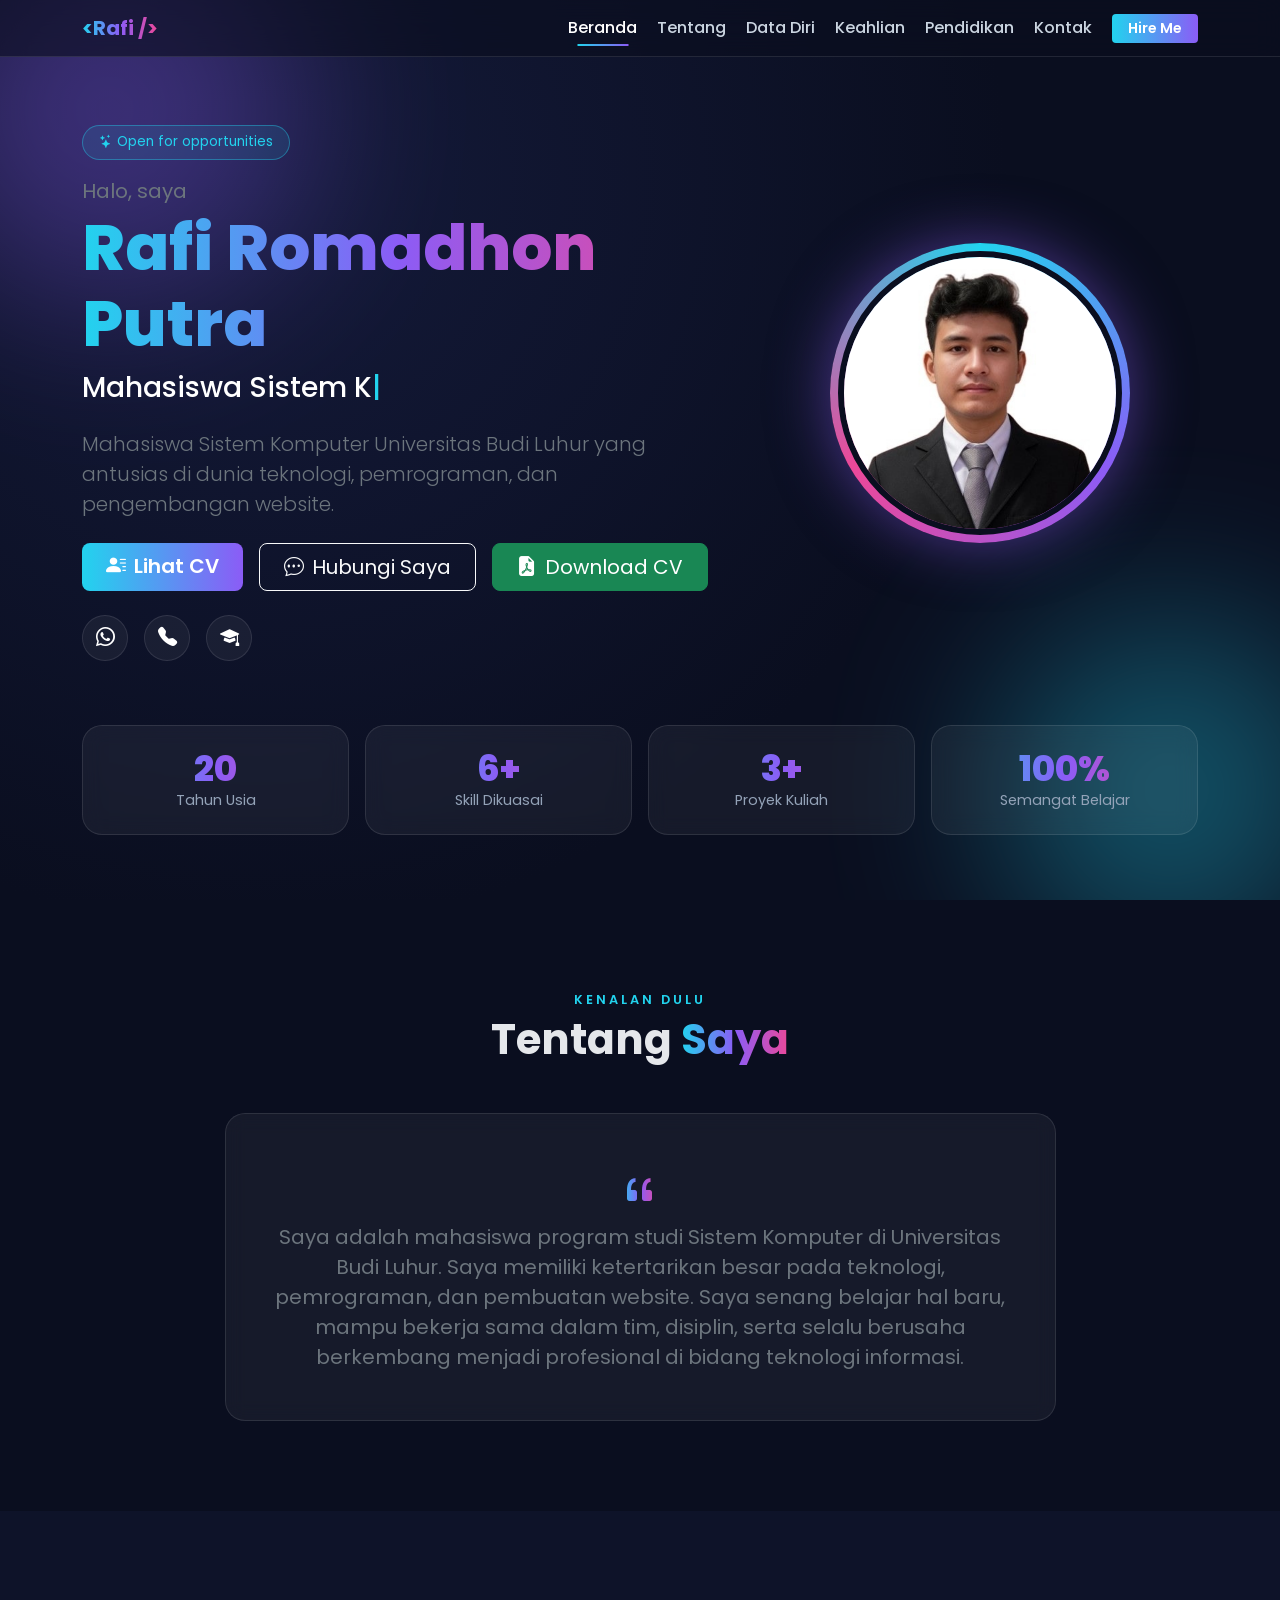
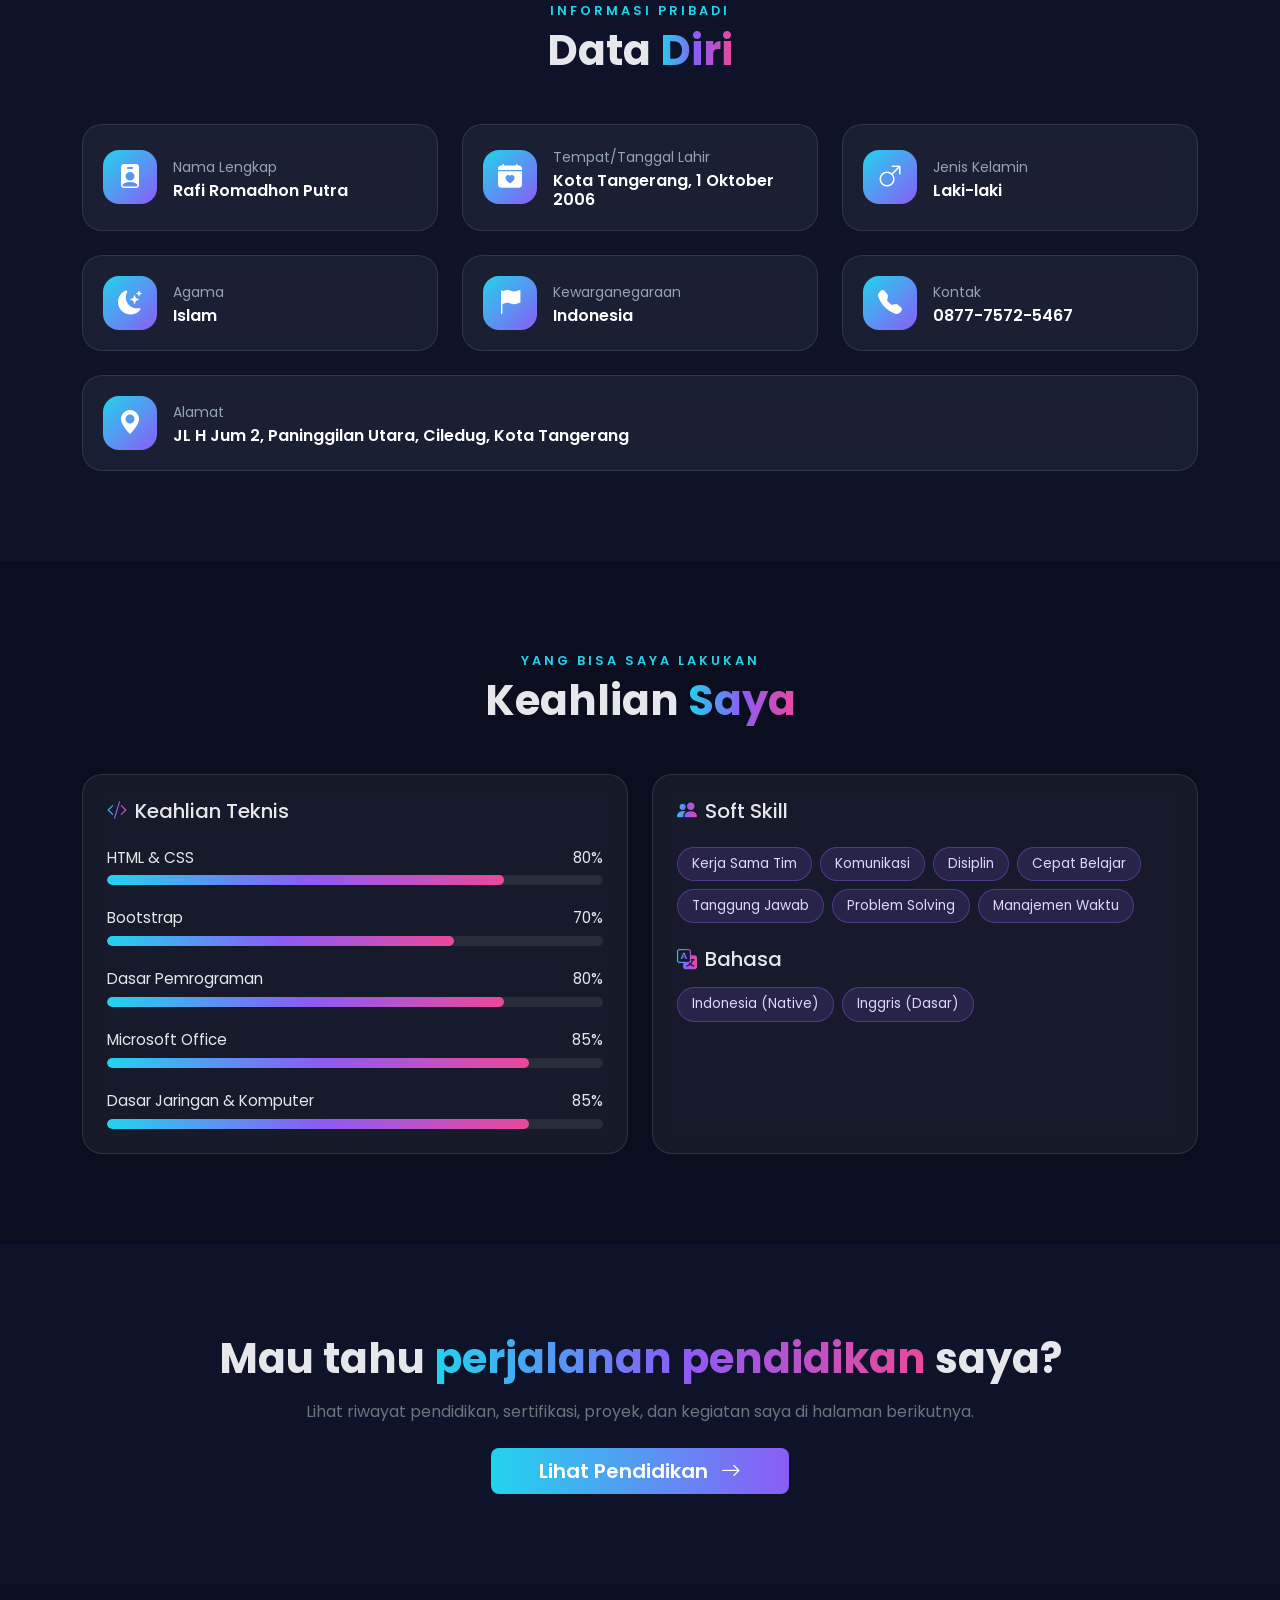
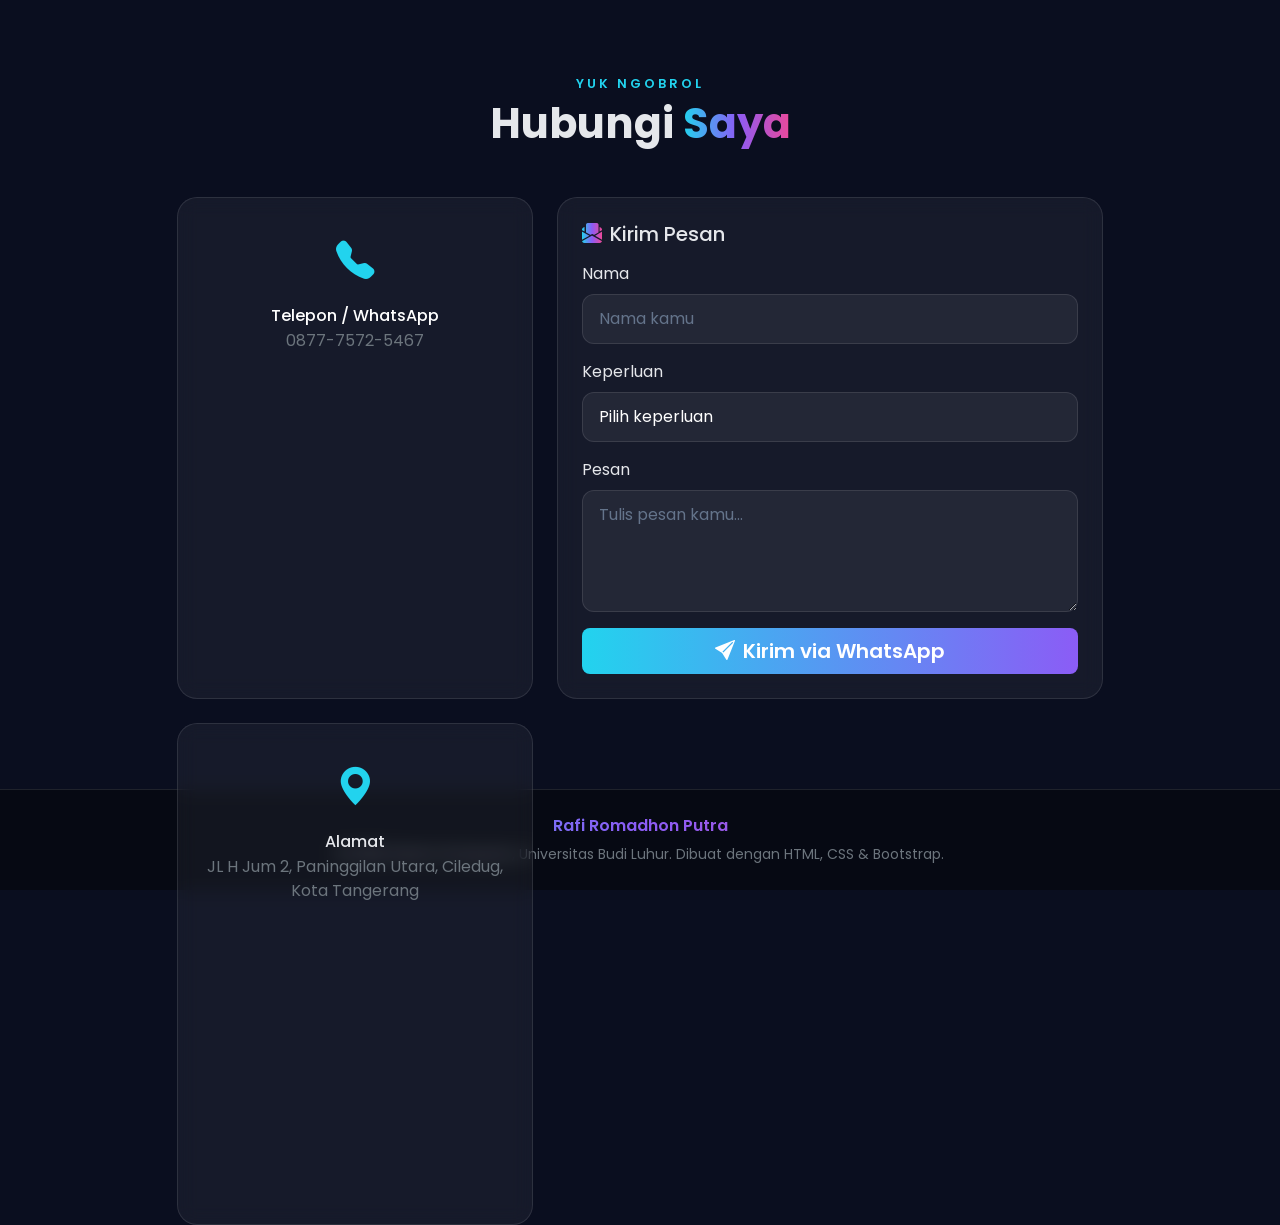
<file: index.html>
<!DOCTYPE html>
<html lang="id" data-bs-theme="dark">
<head>
  <meta charset="UTF-8">
  <meta name="viewport" content="width=device-width, initial-scale=1.0">
  <meta name="description" content="CV online Rafi Romadhon Putra, mahasiswa Sistem Komputer Universitas Budi Luhur">
  <title>Rafi Romadhon Putra | CV Online</title>

  <link href="https://cdn.jsdelivr.net/npm/bootstrap@5.3.3/dist/css/bootstrap.min.css" rel="stylesheet">
  <link href="https://cdn.jsdelivr.net/npm/bootstrap-icons@1.11.3/font/bootstrap-icons.min.css" rel="stylesheet">
  <link href="https://cdn.jsdelivr.net/npm/aos@2.3.4/dist/aos.css" rel="stylesheet">
  <link href="https://fonts.googleapis.com/css2?family=Poppins:wght@300;400;500;600;700;800&display=swap" rel="stylesheet">
  <link rel="stylesheet" href="style.css">
</head>
<body>

  <!-- NAVBAR -->
  <nav class="navbar navbar-expand-lg fixed-top glass-nav" id="navbar">
    <div class="container">
      <a class="navbar-brand fw-bold gradient-text" href="index.html">&lt;Rafi /&gt;</a>
      <button class="navbar-toggler border-0" type="button" data-bs-toggle="collapse" data-bs-target="#menuNav">
        <i class="bi bi-list fs-2"></i>
      </button>
      <div class="collapse navbar-collapse" id="menuNav">
        <ul class="navbar-nav ms-auto align-items-lg-center gap-lg-1">
          <li class="nav-item"><a class="nav-link active" href="index.html">Beranda</a></li>
          <li class="nav-item"><a class="nav-link" href="#tentang">Tentang</a></li>
          <li class="nav-item"><a class="nav-link" href="#data-diri">Data Diri</a></li>
          <li class="nav-item"><a class="nav-link" href="#keahlian">Keahlian</a></li>
          <li class="nav-item"><a class="nav-link" href="pendidikan.html">Pendidikan</a></li>
          <li class="nav-item"><a class="nav-link" href="#kontak">Kontak</a></li>
          <li class="nav-item ms-lg-2">
            <a class="btn btn-gradient btn-sm px-3" href="https://wa.me/6287775725467" target="_blank">Hire Me</a>
          </li>
        </ul>
      </div>
    </div>
  </nav>

  <!-- HERO -->
  <header class="hero" id="beranda">
    <div class="blob blob-1"></div>
    <div class="blob blob-2"></div>
    <div class="container position-relative">
      <div class="row align-items-center g-5">

        <div class="col-lg-7 order-2 order-lg-1 text-center text-lg-start" data-aos="fade-right">
          <span class="badge-pill mb-3"><i class="bi bi-stars"></i> Open for opportunities</span>
          <p class="mb-1 text-secondary fs-5">Halo, saya</p>
          <h1 class="display-3 fw-extrabold gradient-text mb-2">Rafi Romadhon Putra</h1>
          <h2 class="h3 mb-4">
            <span id="typed" class="text-white"></span><span class="cursor">|</span>
          </h2>
          <p class="lead text-secondary mb-4">
            Mahasiswa Sistem Komputer Universitas Budi Luhur yang antusias di dunia teknologi,
            pemrograman, dan pengembangan website.
          </p>
          <div class="d-flex flex-wrap gap-3 justify-content-center justify-content-lg-start mb-4">
            <a href="#data-diri" class="btn btn-gradient btn-lg px-4"><i class="bi bi-person-lines-fill me-2"></i>Lihat CV</a>
            <a href="#kontak" class="btn btn-outline-light btn-lg px-4"><i class="bi bi-chat-dots me-2"></i>Hubungi Saya</a>
            <button type="button" class="btn btn-success btn-lg px-4" id="btnDownload">
              <i class="bi bi-file-earmark-pdf-fill me-2"></i>Download CV
            </button>
          </div>
          <div class="d-flex gap-3 justify-content-center justify-content-lg-start">
            <a href="https://wa.me/6287775725467" target="_blank" class="social" title="WhatsApp"><i class="bi bi-whatsapp"></i></a>
            <a href="tel:+6287775725467" class="social" title="Telepon"><i class="bi bi-telephone-fill"></i></a>
            <a href="pendidikan.html" class="social" title="Pendidikan"><i class="bi bi-mortarboard-fill"></i></a>
          </div>
        </div>

        <div class="col-lg-5 order-1 order-lg-2 text-center" data-aos="zoom-in">
          <div class="photo-wrap">
            <img src="foto.jpeg" alt="Foto Rafi Romadhon Putra" class="photo"
                 onerror="this.onerror=null;this.src='https://ui-avatars.com/api/?name=Rafi+Romadhon&size=400&background=6366f1&color=fff&bold=true'">
          </div>
        </div>

      </div>

      <!-- STATISTIK -->
      <div class="row g-3 mt-5 text-center">
        <div class="col-6 col-md-3" data-aos="fade-up" data-aos-delay="0">
          <div class="glass-card stat"><h3 class="gradient-text"><span class="counter" data-target="20">0</span></h3><p>Tahun Usia</p></div>
        </div>
        <div class="col-6 col-md-3" data-aos="fade-up" data-aos-delay="100">
          <div class="glass-card stat"><h3 class="gradient-text"><span class="counter" data-target="6">0</span>+</h3><p>Skill Dikuasai</p></div>
        </div>
        <div class="col-6 col-md-3" data-aos="fade-up" data-aos-delay="200">
          <div class="glass-card stat"><h3 class="gradient-text"><span class="counter" data-target="3">0</span>+</h3><p>Proyek Kuliah</p></div>
        </div>
        <div class="col-6 col-md-3" data-aos="fade-up" data-aos-delay="300">
          <div class="glass-card stat"><h3 class="gradient-text"><span class="counter" data-target="100">0</span>%</h3><p>Semangat Belajar</p></div>
        </div>
      </div>
    </div>
  </header>

  <!-- TENTANG -->
  <section id="tentang" class="section">
    <div class="container">
      <div class="text-center mb-5" data-aos="fade-up">
        <p class="section-sub">Kenalan dulu</p>
        <h2 class="section-title">Tentang <span class="gradient-text">Saya</span></h2>
      </div>
      <div class="row justify-content-center">
        <div class="col-lg-9" data-aos="fade-up">
          <div class="glass-card p-4 p-md-5 text-center">
            <i class="bi bi-quote fs-1 gradient-text"></i>
            <p class="fs-5 text-secondary mb-0">
              Saya adalah mahasiswa program studi Sistem Komputer di Universitas Budi Luhur.
              Saya memiliki ketertarikan besar pada teknologi, pemrograman, dan pembuatan website.
              Saya senang belajar hal baru, mampu bekerja sama dalam tim, disiplin, serta selalu
              berusaha berkembang menjadi profesional di bidang teknologi informasi.
            </p>
          </div>
        </div>
      </div>
    </div>
  </section>

  <!-- DATA DIRI -->
  <section id="data-diri" class="section section-alt">
    <div class="container">
      <div class="text-center mb-5" data-aos="fade-up">
        <p class="section-sub">Informasi pribadi</p>
        <h2 class="section-title">Data <span class="gradient-text">Diri</span></h2>
      </div>
      <div class="row g-4">

        <div class="col-md-6 col-lg-4" data-aos="fade-up" data-aos-delay="0">
          <div class="glass-card info h-100">
            <div class="icon-box"><i class="bi bi-person-badge-fill"></i></div>
            <div><small>Nama Lengkap</small><h6>Rafi Romadhon Putra</h6></div>
          </div>
        </div>
        <div class="col-md-6 col-lg-4" data-aos="fade-up" data-aos-delay="100">
          <div class="glass-card info h-100">
            <div class="icon-box"><i class="bi bi-calendar-heart-fill"></i></div>
            <div><small>Tempat/Tanggal Lahir</small><h6>Kota Tangerang, 1 Oktober 2006</h6></div>
          </div>
        </div>
        <div class="col-md-6 col-lg-4" data-aos="fade-up" data-aos-delay="200">
          <div class="glass-card info h-100">
            <div class="icon-box"><i class="bi bi-gender-male"></i></div>
            <div><small>Jenis Kelamin</small><h6>Laki-laki</h6></div>
          </div>
        </div>
        <div class="col-md-6 col-lg-4" data-aos="fade-up" data-aos-delay="0">
          <div class="glass-card info h-100">
            <div class="icon-box"><i class="bi bi-moon-stars-fill"></i></div>
            <div><small>Agama</small><h6>Islam</h6></div>
          </div>
        </div>
        <div class="col-md-6 col-lg-4" data-aos="fade-up" data-aos-delay="100">
          <div class="glass-card info h-100">
            <div class="icon-box"><i class="bi bi-flag-fill"></i></div>
            <div><small>Kewarganegaraan</small><h6>Indonesia</h6></div>
          </div>
        </div>
        <div class="col-md-6 col-lg-4" data-aos="fade-up" data-aos-delay="200">
          <div class="glass-card info h-100">
            <div class="icon-box"><i class="bi bi-telephone-fill"></i></div>
            <div><small>Kontak</small><h6>0877-7572-5467</h6></div>
          </div>
        </div>
        <div class="col-12" data-aos="fade-up">
          <div class="glass-card info">
            <div class="icon-box"><i class="bi bi-geo-alt-fill"></i></div>
            <div><small>Alamat</small><h6>JL H Jum 2, Paninggilan Utara, Ciledug, Kota Tangerang</h6></div>
          </div>
        </div>

      </div>
    </div>
  </section>

  <!-- KEAHLIAN -->
  <section id="keahlian" class="section">
    <div class="container">
      <div class="text-center mb-5" data-aos="fade-up">
        <p class="section-sub">Yang bisa saya lakukan</p>
        <h2 class="section-title">Keahlian <span class="gradient-text">Saya</span></h2>
      </div>
      <div class="row g-4">

        <div class="col-lg-6" data-aos="fade-right">
          <div class="glass-card p-4 h-100">
            <h5 class="mb-4"><i class="bi bi-code-slash gradient-text me-2"></i>Keahlian Teknis</h5>

            <div class="skill">
              <div class="d-flex justify-content-between"><span>HTML &amp; CSS</span><span>80%</span></div>
              <div class="skill-bar"><div class="skill-fill" data-width="80"></div></div>
            </div>
            <div class="skill">
              <div class="d-flex justify-content-between"><span>Bootstrap</span><span>70%</span></div>
              <div class="skill-bar"><div class="skill-fill" data-width="70"></div></div>
            </div>
            <div class="skill">
              <div class="d-flex justify-content-between"><span>Dasar Pemrograman</span><span>80%</span></div>
              <div class="skill-bar"><div class="skill-fill" data-width="80"></div></div>
            </div>
            <div class="skill">
              <div class="d-flex justify-content-between"><span>Microsoft Office</span><span>85%</span></div>
              <div class="skill-bar"><div class="skill-fill" data-width="85"></div></div>
            </div>
            <div class="skill mb-0">
              <div class="d-flex justify-content-between"><span>Dasar Jaringan &amp; Komputer</span><span>85%</span></div>
              <div class="skill-bar"><div class="skill-fill" data-width="85"></div></div>
            </div>
          </div>
        </div>

        <div class="col-lg-6" data-aos="fade-left">
          <div class="glass-card p-4 h-100">
            <h5 class="mb-4"><i class="bi bi-people-fill gradient-text me-2"></i>Soft Skill</h5>
            <div class="d-flex flex-wrap gap-2 mb-4">
              <span class="tag">Kerja Sama Tim</span>
              <span class="tag">Komunikasi</span>
              <span class="tag">Disiplin</span>
              <span class="tag">Cepat Belajar</span>
              <span class="tag">Tanggung Jawab</span>
              <span class="tag">Problem Solving</span>
              <span class="tag">Manajemen Waktu</span>
            </div>
            <h5 class="mb-3"><i class="bi bi-translate gradient-text me-2"></i>Bahasa</h5>
            <div class="d-flex flex-wrap gap-2">
              <span class="tag">Indonesia (Native)</span>
              <span class="tag">Inggris (Dasar)</span>
            </div>
          </div>
        </div>

      </div>
    </div>
  </section>

  <!-- CTA PENDIDIKAN -->
  <section class="section section-alt">
    <div class="container text-center" data-aos="zoom-in">
      <h2 class="section-title mb-3">Mau tahu <span class="gradient-text">perjalanan pendidikan</span> saya?</h2>
      <p class="text-secondary mb-4">Lihat riwayat pendidikan, sertifikasi, proyek, dan kegiatan saya di halaman berikutnya.</p>
      <a href="pendidikan.html" class="btn btn-gradient btn-lg px-5">Lihat Pendidikan <i class="bi bi-arrow-right ms-2"></i></a>
    </div>
  </section>

  <!-- KONTAK -->
  <section id="kontak" class="section">
    <div class="container">
      <div class="text-center mb-5" data-aos="fade-up">
        <p class="section-sub">Yuk ngobrol</p>
        <h2 class="section-title">Hubungi <span class="gradient-text">Saya</span></h2>
      </div>

      <div class="row g-4 justify-content-center">

        <div class="col-lg-4" data-aos="fade-right">
          <a href="tel:+6287775725467" class="glass-card contact-card d-block text-center text-decoration-none mb-4">
            <i class="bi bi-telephone-fill"></i>
            <h6 class="mt-3 mb-1 text-white">Telepon / WhatsApp</h6>
            <p class="mb-0 text-secondary">0877-7572-5467</p>
          </a>
          <div class="glass-card contact-card text-center">
            <i class="bi bi-geo-alt-fill"></i>
            <h6 class="mt-3 mb-1">Alamat</h6>
            <p class="mb-0 text-secondary">JL H Jum 2, Paninggilan Utara, Ciledug, Kota Tangerang</p>
          </div>
        </div>

        <div class="col-lg-6" data-aos="fade-left">
          <div class="glass-card p-4">
            <h5 class="mb-3"><i class="bi bi-envelope-paper-fill gradient-text me-2"></i>Kirim Pesan</h5>
            <form id="formKontak" class="needs-validation" novalidate>
              <div class="mb-3">
                <label for="nama" class="form-label">Nama</label>
                <input type="text" class="form-control" id="nama" placeholder="Nama kamu" required>
                <div class="invalid-feedback">Nama wajib diisi.</div>
              </div>
              <div class="mb-3">
                <label for="subjek" class="form-label">Keperluan</label>
                <select class="form-select" id="subjek" required>
                  <option value="" selected disabled>Pilih keperluan</option>
                  <option>Kerja sama / Proyek</option>
                  <option>Tanya-tanya</option>
                  <option>Tawaran magang / kerja</option>
                  <option>Lainnya</option>
                </select>
                <div class="invalid-feedback">Pilih salah satu keperluan.</div>
              </div>
              <div class="mb-3">
                <label for="pesan" class="form-label">Pesan</label>
                <textarea class="form-control" id="pesan" rows="4" placeholder="Tulis pesan kamu..." required></textarea>
                <div class="invalid-feedback">Pesan tidak boleh kosong.</div>
              </div>
              <button type="submit" class="btn btn-gradient w-100 btn-lg">
                <i class="bi bi-send-fill me-2"></i>Kirim via WhatsApp
              </button>
            </form>
          </div>
        </div>

      </div>
    </div>
  </section>

  <!-- FOOTER -->
  <footer class="footer text-center py-4">
    <p class="mb-1 gradient-text fw-semibold">Rafi Romadhon Putra</p>
    <small class="text-secondary">&copy; 2026 Sistem Komputer, Universitas Budi Luhur. Dibuat dengan HTML, CSS &amp; Bootstrap.</small>
  </footer>

  <!-- CV VERSI CETAK (PDF) -->
  <div id="cv-print">
    <img src="foto.jpeg" alt="Foto Rafi Romadhon Putra" class="cv-foto">
    <h1>Rafi Romadhon Putra</h1>
    <p class="sub">Mahasiswa Sistem Komputer - Universitas Budi Luhur</p>
    <hr>

    <h2>Data Diri</h2>
    <table>
      <tr><td>Tempat/Tanggal Lahir</td><td>: Kota Tangerang, 1 Oktober 2006</td></tr>
      <tr><td>Jenis Kelamin</td><td>: Laki-laki</td></tr>
      <tr><td>Agama</td><td>: Islam</td></tr>
      <tr><td>Kewarganegaraan</td><td>: Indonesia</td></tr>
      <tr><td>Kontak</td><td>: 0877-7572-5467</td></tr>
      <tr><td>Alamat</td><td>: JL H Jum 2, Paninggilan Utara, Ciledug, Kota Tangerang</td></tr>
    </table>

    <h2>Tentang Saya</h2>
    <p>Mahasiswa program studi Sistem Komputer di Universitas Budi Luhur dengan ketertarikan pada teknologi, pemrograman, dan pengembangan website. Cepat belajar, disiplin, dan mampu bekerja sama dalam tim.</p>

    <h2>Pendidikan</h2>
    <ul>
      <li><b>Universitas Budi Luhur</b> - S1 Sistem Komputer (2025 - sekarang)</li>
      <li><b>SMK Prima Unggul</b> - Teknik Komputer & Jaringan (2022 - 2025)</li>
    </ul>

    <h2>Sertifikasi</h2>
    <ul>
      <li><b>MikroTik Certified Network Associate (MTCNA)</b> - MikroTik, 24 Februari 2024</li>
    </ul>

    <h2>Keahlian</h2>
    <ul>
      <li>HTML &amp; CSS, Bootstrap</li>
      <li>Dasar Pemrograman</li>
      <li>Microsoft Office</li>
      <li>Dasar Jaringan &amp; Komputer</li>
    </ul>

    <h2>Soft Skill</h2>
    <p>Kerja sama tim, komunikasi, disiplin, cepat belajar, tanggung jawab, problem solving.</p>
  </div>

  <!-- Tombol ke atas -->
  <button id="toTop" class="to-top" aria-label="Kembali ke atas"><i class="bi bi-arrow-up"></i></button>

  <script src="https://cdn.jsdelivr.net/npm/bootstrap@5.3.3/dist/js/bootstrap.bundle.min.js"></script>
  <script src="https://cdn.jsdelivr.net/npm/aos@2.3.4/dist/aos.js"></script>
  <script src="script.js"></script>
</body>
</html>
</file>
<file: style.css>
:root {
  --bg: #0a0e1f;
  --bg-alt: #0e1329;
  --card: rgba(255, 255, 255, 0.05);
  --border: rgba(255, 255, 255, 0.1);
  --c1: #22d3ee;
  --c2: #8b5cf6;
  --c3: #ec4899;
}

* { box-sizing: border-box; }

html { scroll-behavior: smooth; }

body {
  font-family: "Poppins", sans-serif;
  background: var(--bg);
  color: #e5e7eb;
  overflow-x: hidden;
}

.fw-extrabold { font-weight: 800; }

/* ---------- Teks gradient ---------- */
.gradient-text {
  background: linear-gradient(90deg, var(--c1), var(--c2), var(--c3));
  -webkit-background-clip: text;
  background-clip: text;
  -webkit-text-fill-color: transparent;
}

/* ---------- Tombol ---------- */
.btn-gradient {
  background: linear-gradient(90deg, var(--c1), var(--c2));
  border: none;
  color: #fff;
  font-weight: 600;
  transition: transform 0.3s, box-shadow 0.3s;
}
.btn-gradient:hover {
  color: #fff;
  transform: translateY(-3px);
  box-shadow: 0 10px 25px rgba(139, 92, 246, 0.45);
}

/* ---------- Navbar ---------- */
.glass-nav {
  background: rgba(10, 14, 31, 0.6);
  backdrop-filter: blur(14px);
  -webkit-backdrop-filter: blur(14px);
  border-bottom: 1px solid var(--border);
  transition: background 0.3s, padding 0.3s;
}
.glass-nav.scrolled { background: rgba(10, 14, 31, 0.92); }
.navbar .nav-link { color: #cbd5e1; font-weight: 500; position: relative; }
.navbar .nav-link:hover,
.navbar .nav-link.active { color: #fff; }
.navbar .nav-link::after {
  content: "";
  position: absolute;
  left: 50%;
  bottom: 2px;
  width: 0;
  height: 2px;
  background: linear-gradient(90deg, var(--c1), var(--c2));
  transition: all 0.3s;
  transform: translateX(-50%);
}
.navbar .nav-link:hover::after,
.navbar .nav-link.active::after { width: 60%; }
.navbar-toggler i { color: #fff; }

/* ---------- Hero ---------- */
.hero {
  position: relative;
  min-height: 100vh;
  padding: 120px 0 60px;
  display: flex;
  align-items: center;
  overflow: hidden;
  background: radial-gradient(circle at 20% 20%, #141a3a 0%, var(--bg) 60%);
}
.hero-small { min-height: 55vh; padding: 130px 0 60px; }

.blob {
  position: absolute;
  border-radius: 50%;
  filter: blur(90px);
  opacity: 0.35;
  animation: float 9s ease-in-out infinite;
}
.blob-1 { width: 380px; height: 380px; background: var(--c2); top: -80px; left: -80px; }
.blob-2 { width: 340px; height: 340px; background: var(--c1); bottom: -60px; right: -60px; animation-delay: -4s; }

@keyframes float {
  0%, 100% { transform: translateY(0) scale(1); }
  50% { transform: translateY(35px) scale(1.08); }
}

.badge-pill {
  display: inline-block;
  padding: 6px 16px;
  border-radius: 50px;
  font-size: 0.85rem;
  background: rgba(34, 211, 238, 0.1);
  border: 1px solid rgba(34, 211, 238, 0.4);
  color: var(--c1);
}

.cursor { color: var(--c1); animation: blink 0.8s infinite; }
@keyframes blink { 50% { opacity: 0; } }

.social {
  width: 46px;
  height: 46px;
  display: grid;
  place-items: center;
  border-radius: 50%;
  color: #fff;
  font-size: 1.2rem;
  background: var(--card);
  border: 1px solid var(--border);
  text-decoration: none;
  transition: all 0.3s;
}
.social:hover {
  color: #fff;
  background: linear-gradient(135deg, var(--c1), var(--c2));
  transform: translateY(-5px);
}

/* ---------- Foto ---------- */
.photo-wrap {
  position: relative;
  width: 300px;
  height: 300px;
  margin: 0 auto;
  border-radius: 50%;
  padding: 8px;
  background: conic-gradient(var(--c1), var(--c2), var(--c3), var(--c1));
  animation: spin 6s linear infinite;
  box-shadow: 0 0 60px rgba(139, 92, 246, 0.5);
}
.photo {
  width: 100%;
  height: 100%;
  object-fit: cover;
  object-position: center 15%;
  border-radius: 50%;
  border: 6px solid var(--bg);
  animation: spin-reverse 6s linear infinite;
}
@keyframes spin { to { transform: rotate(360deg); } }
@keyframes spin-reverse { to { transform: rotate(-360deg); } }

/* ---------- Section ---------- */
.section { padding: 90px 0; }
.section-alt { background: var(--bg-alt); }
.section-sub {
  color: var(--c1);
  letter-spacing: 3px;
  text-transform: uppercase;
  font-size: 0.8rem;
  font-weight: 600;
  margin-bottom: 6px;
}
.section-title { font-weight: 700; font-size: clamp(1.8rem, 4vw, 2.6rem); }

/* ---------- Card kaca ---------- */
.glass-card {
  background: var(--card);
  border: 1px solid var(--border);
  border-radius: 20px;
  backdrop-filter: blur(10px);
  -webkit-backdrop-filter: blur(10px);
  transition: transform 0.35s, border-color 0.35s, box-shadow 0.35s;
}
.glass-card:hover {
  transform: translateY(-6px);
  border-color: rgba(139, 92, 246, 0.6);
  box-shadow: 0 15px 35px rgba(139, 92, 246, 0.2);
}

.stat { padding: 22px 10px; }
.stat h3 { font-weight: 800; font-size: 2.2rem; margin-bottom: 0; }
.stat p { margin: 0; color: #94a3b8; font-size: 0.9rem; }

/* ---------- Info data diri ---------- */
.info { display: flex; align-items: center; gap: 16px; padding: 20px; }
.info small { color: #94a3b8; }
.info h6 { margin: 2px 0 0; font-weight: 600; color: #fff; }

.icon-box {
  flex-shrink: 0;
  width: 54px;
  height: 54px;
  display: grid;
  place-items: center;
  border-radius: 16px;
  font-size: 1.5rem;
  color: #fff;
  background: linear-gradient(135deg, var(--c1), var(--c2));
}

/* ---------- Skill ---------- */
.skill { margin-bottom: 22px; font-size: 0.95rem; }
.skill-bar {
  height: 10px;
  margin-top: 6px;
  border-radius: 20px;
  background: rgba(255, 255, 255, 0.08);
  overflow: hidden;
}
.skill-fill {
  width: 0;
  height: 100%;
  border-radius: 20px;
  background: linear-gradient(90deg, var(--c1), var(--c2), var(--c3));
  transition: width 1.5s ease;
}

.tag {
  padding: 6px 14px;
  border-radius: 50px;
  font-size: 0.85rem;
  background: rgba(139, 92, 246, 0.15);
  border: 1px solid rgba(139, 92, 246, 0.4);
  color: #ddd6fe;
  transition: all 0.3s;
}
.tag:hover { background: var(--c2); color: #fff; }

/* ---------- Kontak ---------- */
.contact-card { padding: 35px 20px; height: 100%; }
.contact-card i { font-size: 2.4rem; color: var(--c1); }

/* ---------- Timeline ---------- */
.timeline { position: relative; padding-left: 40px; }
.timeline::before {
  content: "";
  position: absolute;
  left: 11px;
  top: 0;
  bottom: 0;
  width: 3px;
  border-radius: 3px;
  background: linear-gradient(var(--c1), var(--c2), var(--c3));
}
.timeline-item { position: relative; margin-bottom: 30px; }
.timeline-item .dot {
  position: absolute;
  left: -38px;
  top: 28px;
  width: 20px;
  height: 20px;
  border-radius: 50%;
  background: var(--bg);
  border: 4px solid var(--c1);
  box-shadow: 0 0 15px var(--c1);
}

.project:hover .icon-box { transform: rotate(-8deg) scale(1.1); }
.icon-box { transition: transform 0.3s; }

/* ---------- Footer & tombol atas ---------- */
.footer { background: #060913; border-top: 1px solid var(--border); }

.to-top {
  position: fixed;
  right: 20px;
  bottom: 20px;
  width: 46px;
  height: 46px;
  border: none;
  border-radius: 50%;
  color: #fff;
  font-size: 1.2rem;
  background: linear-gradient(135deg, var(--c1), var(--c2));
  box-shadow: 0 8px 20px rgba(139, 92, 246, 0.5);
  opacity: 0;
  visibility: hidden;
  transition: all 0.3s;
  z-index: 999;
}
.to-top.show { opacity: 1; visibility: visible; }
.to-top:hover { transform: translateY(-4px); }

section { scroll-margin-top: 70px; }

/* ---------- Galeri ---------- */
.btn-filter {
  padding: 8px 22px;
  border-radius: 50px;
  color: #cbd5e1;
  background: var(--card);
  border: 1px solid var(--border);
  transition: all 0.3s;
}
.btn-filter:hover { color: #fff; border-color: var(--c2); }
.btn-filter.active {
  color: #fff;
  border-color: transparent;
  background: linear-gradient(90deg, var(--c1), var(--c2));
}

.galeri-card {
  position: relative;
  overflow: hidden;
  border-radius: 20px;
  cursor: pointer;
  border: 1px solid var(--border);
  aspect-ratio: 4 / 3;
}
.galeri-card img {
  width: 100%;
  height: 100%;
  object-fit: cover;
  transition: transform 0.5s;
}
.galeri-card:hover img { transform: scale(1.12); }
.galeri-overlay {
  position: absolute;
  inset: 0;
  display: flex;
  flex-direction: column;
  align-items: center;
  justify-content: center;
  gap: 6px;
  color: #fff;
  font-weight: 600;
  text-align: center;
  padding: 10px;
  background: linear-gradient(rgba(139, 92, 246, 0.75), rgba(34, 211, 238, 0.75));
  opacity: 0;
  transition: opacity 0.35s;
}
.galeri-overlay i { font-size: 2rem; }
.galeri-card:hover .galeri-overlay { opacity: 1; }

.galeri-item.hide { display: none; }

/* ---------- Logo kampus & sertifikat ---------- */
.logo-kampus {
  width: 80px;
  height: 80px;
  flex-shrink: 0;
  object-fit: contain;
  border-radius: 50%;
  background: #fff;
  padding: 3px;
  border: 2px solid var(--border);
}
/* ---------- Logo SMK ---------- */
.logo-smk {
  width: 80px;
  height: 80px;
  flex-shrink: 0;
  object-fit: contain;
  border-radius: 50%;
  background: #fff;
  padding: 3px;
  border: 2px solid var(--border);
}

.galeri-card.sertifikat { aspect-ratio: 1136 / 1600; }

#modalImg {
  width: auto;
  max-width: 100%;
  max-height: 85vh;
}

/* ---------- Form kontak ---------- */
.form-control, .form-select {
  background: rgba(255, 255, 255, 0.06);
  border: 1px solid var(--border);
  color: #fff;
  border-radius: 12px;
  padding: 12px 16px;
}
.form-control:focus, .form-select:focus {
  background: rgba(255, 255, 255, 0.1);
  border-color: var(--c2);
  box-shadow: 0 0 0 0.2rem rgba(139, 92, 246, 0.25);
  color: #fff;
}
.form-control::placeholder { color: #64748b; }
.form-select option { color: #000; }

/* ---------- Responsif ---------- */
@media (max-width: 767px) {
  .photo-wrap { width: 230px; height: 230px; }
  .section { padding: 70px 0; }
  .hero { padding-top: 100px; }
}

/* ---------- CV versi cetak (PDF) ---------- */
#cv-print { display: none; }

@media print {
  body > *:not(#cv-print) { display: none !important; }
  body { background: #fff !important; color: #000 !important; padding: 0; }

  #cv-print {
    display: block !important;
    font-family: Arial, sans-serif;
    color: #000;
    padding: 10px 30px;
  }
  #cv-print .cv-foto {
    float: right;
    width: 3cm;
    height: 4cm;
    object-fit: cover;
    object-position: center top;
    border: 1px solid #999;
    margin-left: 20px;
  }
  #cv-print h1 { font-size: 28pt; margin: 0; }
  #cv-print .sub { font-size: 12pt; color: #444; margin: 4px 0 8px; }
  #cv-print h2 {
    font-size: 14pt;
    margin-top: 18px;
    padding-bottom: 3px;
    border-bottom: 2px solid #4f46e5;
    color: #4f46e5;
  }
  #cv-print table td { padding: 3px 12px 3px 0; vertical-align: top; font-size: 11pt; }
  #cv-print p, #cv-print li { font-size: 11pt; }
}
</file>
